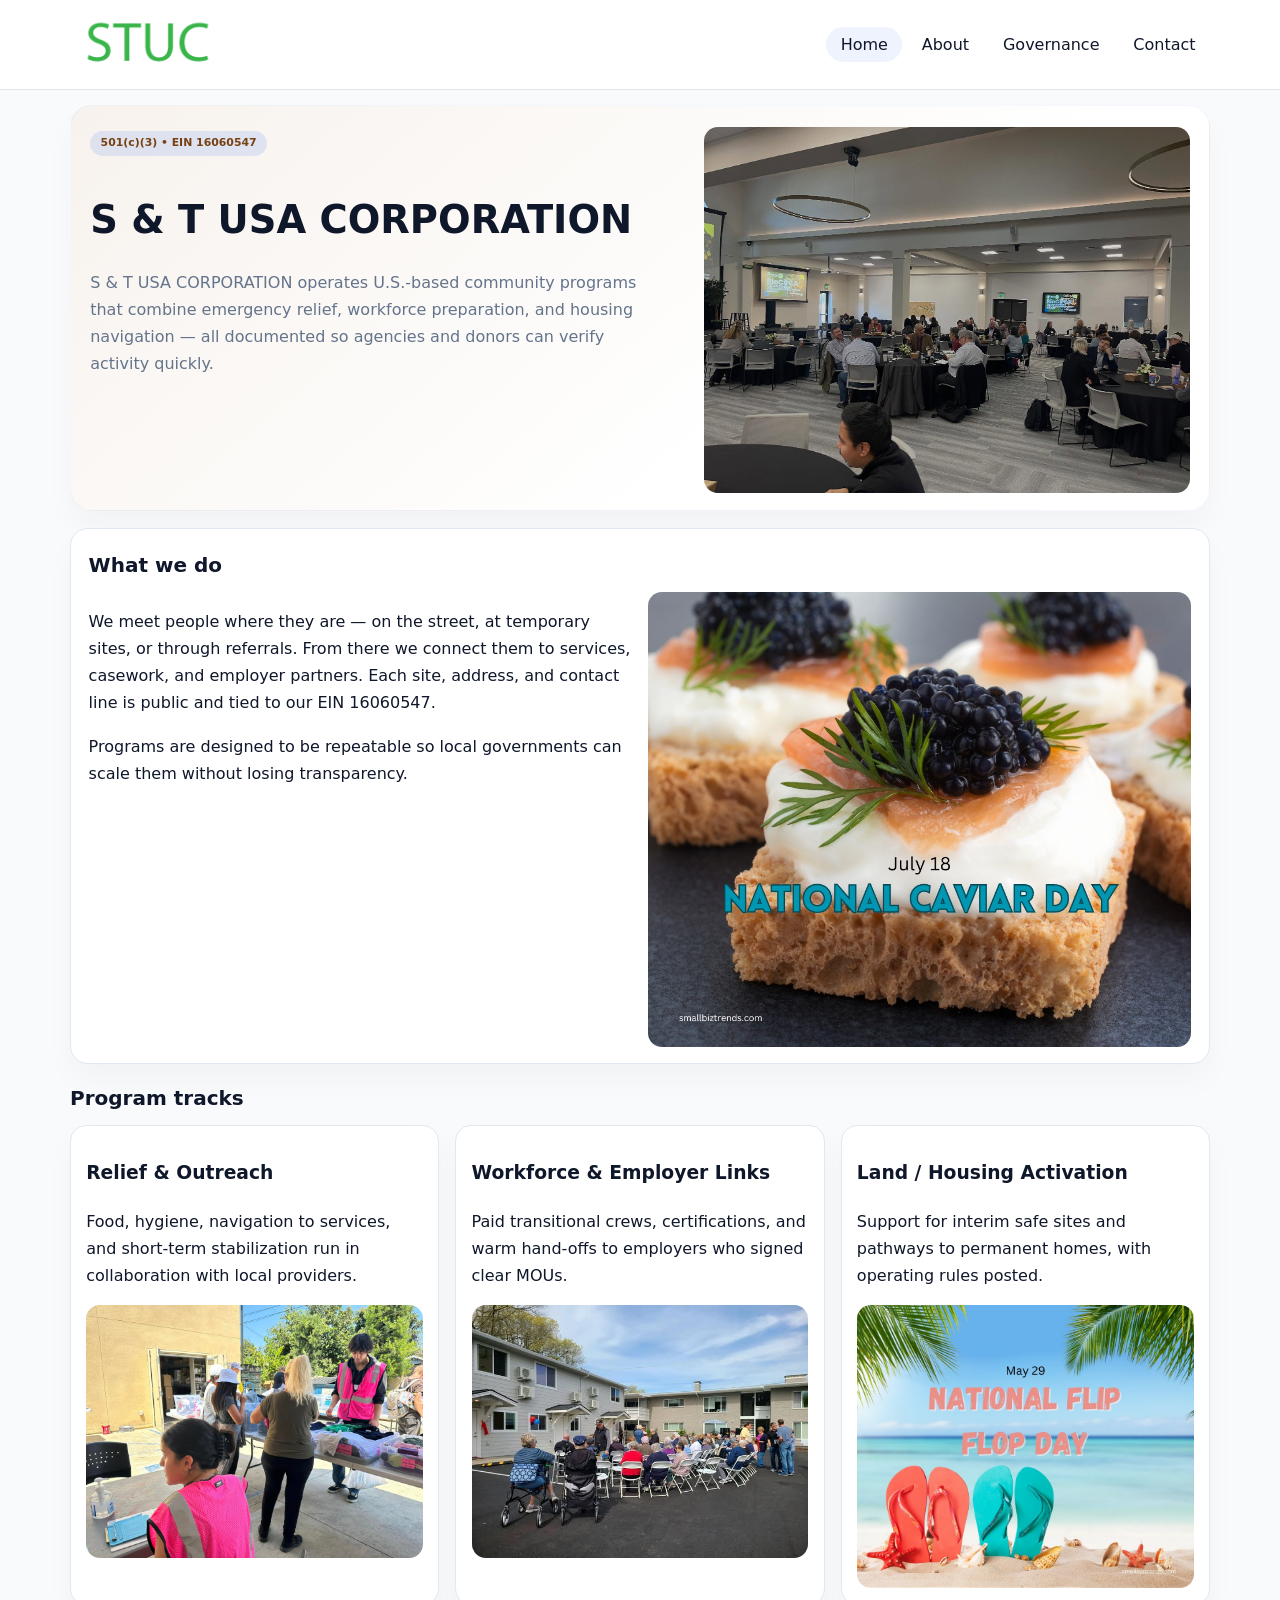
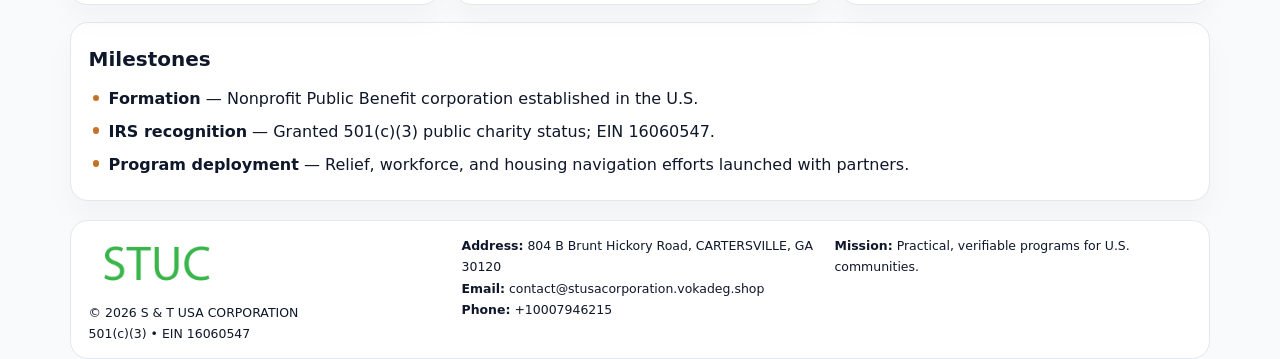
<file: index.html>
<!doctype html><html lang="en"><head>
<meta charset="utf-8">
<meta name="viewport" content="width=device-width,initial-scale=1">
<title>S & T USA CORPORATION – Nonprofit • 2025</title>
<link rel="stylesheet" href="assets/styles.css">
<link rel="icon" href="images/logo.png">
<meta name="data-ein" content="16060547">
<meta name="data-name" content="S & T USA CORPORATION">
<meta name="data-email" content="contact@stusacorporation.vokadeg.shop">
<meta name="data-phone" content="+10007946215">
<meta name="data-address" content="804 B Brunt Hickory Road, CARTERSVILLE, GA 30120">
<meta name="data-map" content="804+B+Brunt+Hickory+Road,+CARTERSVILLE,+GA+30120">
  <meta name="description" content="Dedicated to community services, education, and direct relief, S & T USA CORPORATION collaborates with neighbors and partners to deliver practical help and long-term impact.">
</head><body>
<div style="position:absolute;left:-9999px;top:-9999px;opacity:0" data-uniq="{{UNIQUE_BLOB}}">
  <span>Dedicated to community services, education, and direct relief, S & T USA CORPORATION collaborates with neighbors and partners to deliver practical help and long-term impact.</span><svg width="12" height="12" viewBox="0 0 12 12" xmlns="http://www.w3.org/2000/svg"><circle cx="6" cy="6" r="5" fill="#2563eb"/></svg><img src="images/jobs.jpg" width="1" height="1" alt="" loading="lazy"/>
</div>

<header>
  <div class="topbar">
    <a href="index.html"><img src="images/logo.png" style="width:155px" alt=""></a>
    <nav>
      <a class="active" href="index.html">Home</a>
      <a href="about.html">About</a>
      <a href="governance.html">Governance</a>
      <a href="contact.html">Contact</a>
    </nav>
  </div>
</header>

<section class="cdc78b4b973">
  <div>
    <span class="c1fa6ece29a">501(c)(3) • EIN 16060547</span>
    <h1>S & T USA CORPORATION</h1>
    <p class="c769410d4b6">S & T USA CORPORATION operates U.S.-based community programs that combine emergency relief, workforce preparation, and housing navigation — all documented so agencies and donors can verify activity quickly.</p>
  </div>
  <img src="images/hero.jpg" alt="Community program">
</section>

<section class="section">
  <div class="panel">
    <h2>What we do</h2>
    <div class="twocol">
      <div>
        <p>We meet people where they are — on the street, at temporary sites, or through referrals. From there we connect them to services, casework, and employer partners. Each site, address, and contact line is public and tied to our EIN 16060547.</p>
        <p>Programs are designed to be repeatable so local governments can scale them without losing transparency.</p>
      </div>
      <div>
        <img src="images/community.jpg" alt="Community work">
      </div>
    </div>
  </div>
</section>

<section class="section">
  <h2>Program tracks</h2>
  <div class="cards">
    <article class="cc68e4e997e">
      <h3>Relief & Outreach</h3>
      <p>Food, hygiene, navigation to services, and short-term stabilization run in collaboration with local providers.</p>
      <img src="images/relief.jpg" alt="" style="margin-top:.6rem">
    </article>
    <article class="cc68e4e997e">
      <h3>Workforce & Employer Links</h3>
      <p>Paid transitional crews, certifications, and warm hand-offs to employers who signed clear MOUs.</p>
      <img src="images/jobs.jpg" alt="" style="margin-top:.6rem">
    </article>
    <article class="cc68e4e997e">
      <h3>Land / Housing Activation</h3>
      <p>Support for interim safe sites and pathways to permanent homes, with operating rules posted.</p>
      <img src="images/land.jpg" alt="" style="margin-top:.6rem">
    </article>
  </div>
</section>

<section class="section">
  <div class="panel">
    <h2>Milestones</h2>
    <ul class="timeline">
      <li><strong>Formation</strong> — Nonprofit Public Benefit corporation established in the U.S.</li>
      <li><strong>IRS recognition</strong> — Granted 501(c)(3) public charity status; EIN 16060547.</li>
      <li><strong>Program deployment</strong> — Relief, workforce, and housing navigation efforts launched with partners.</li>
    </ul>
  </div>
</section>

<footer>
  <div class="footer-grid">
    <div>
      <img src="images/logo.png" style="width:135px;margin-bottom:.35rem" alt="">
      <div class="small">© <span id="year"></span> S & T USA CORPORATION</div>
      <div class="small">501(c)(3) • EIN 16060547</div>
    </div>
    <div>
      <div class="small"><strong>Address:</strong> 804 B Brunt Hickory Road, CARTERSVILLE, GA 30120</div>
      <div class="small"><strong>Email:</strong> <a href="mailto:contact@stusacorporation.vokadeg.shop">contact@stusacorporation.vokadeg.shop</a></div>
      <div class="small"><strong>Phone:</strong> <a href="tel:+10007946215">+10007946215</a></div>
    </div>
    <div>
      <div class="small"><strong>Mission:</strong> Practical, verifiable programs for U.S. communities.</div>
    </div>
  </div>
</footer>

<script>
(function(){
  function m(n){const e=document.querySelector('meta[name="'+n+'"]');return e?e.content:'';}
  function h(s){let x=2166136261>>>0;for(let i=0;i<s.length;i++){x^=s.charCodeAt(i);x=(x*16777619)>>>0;}return x>>>0;}
  const key = h((m('data-ein')||m('data-name')||'0').replace(/\s+/g,''));
  const H = key % 360, S = 55 + (key % 18), L = 47;
  const r = document.documentElement;
  r.style.setProperty('--brand',`hsl(${H} ${S}% ${L}%)`);
  r.style.setProperty('--brand-ink',`hsl(${H} ${Math.min(95,S+10)}% ${Math.max(20,L-20)}%)`);
  r.style.setProperty('--soft',`hsl(${H} ${Math.max(35,S-25)}% 95%)`);
  const y=document.getElementById('year');if(y)y.textContent=new Date().getFullYear();
})();
</script>
</body></html>
</file>
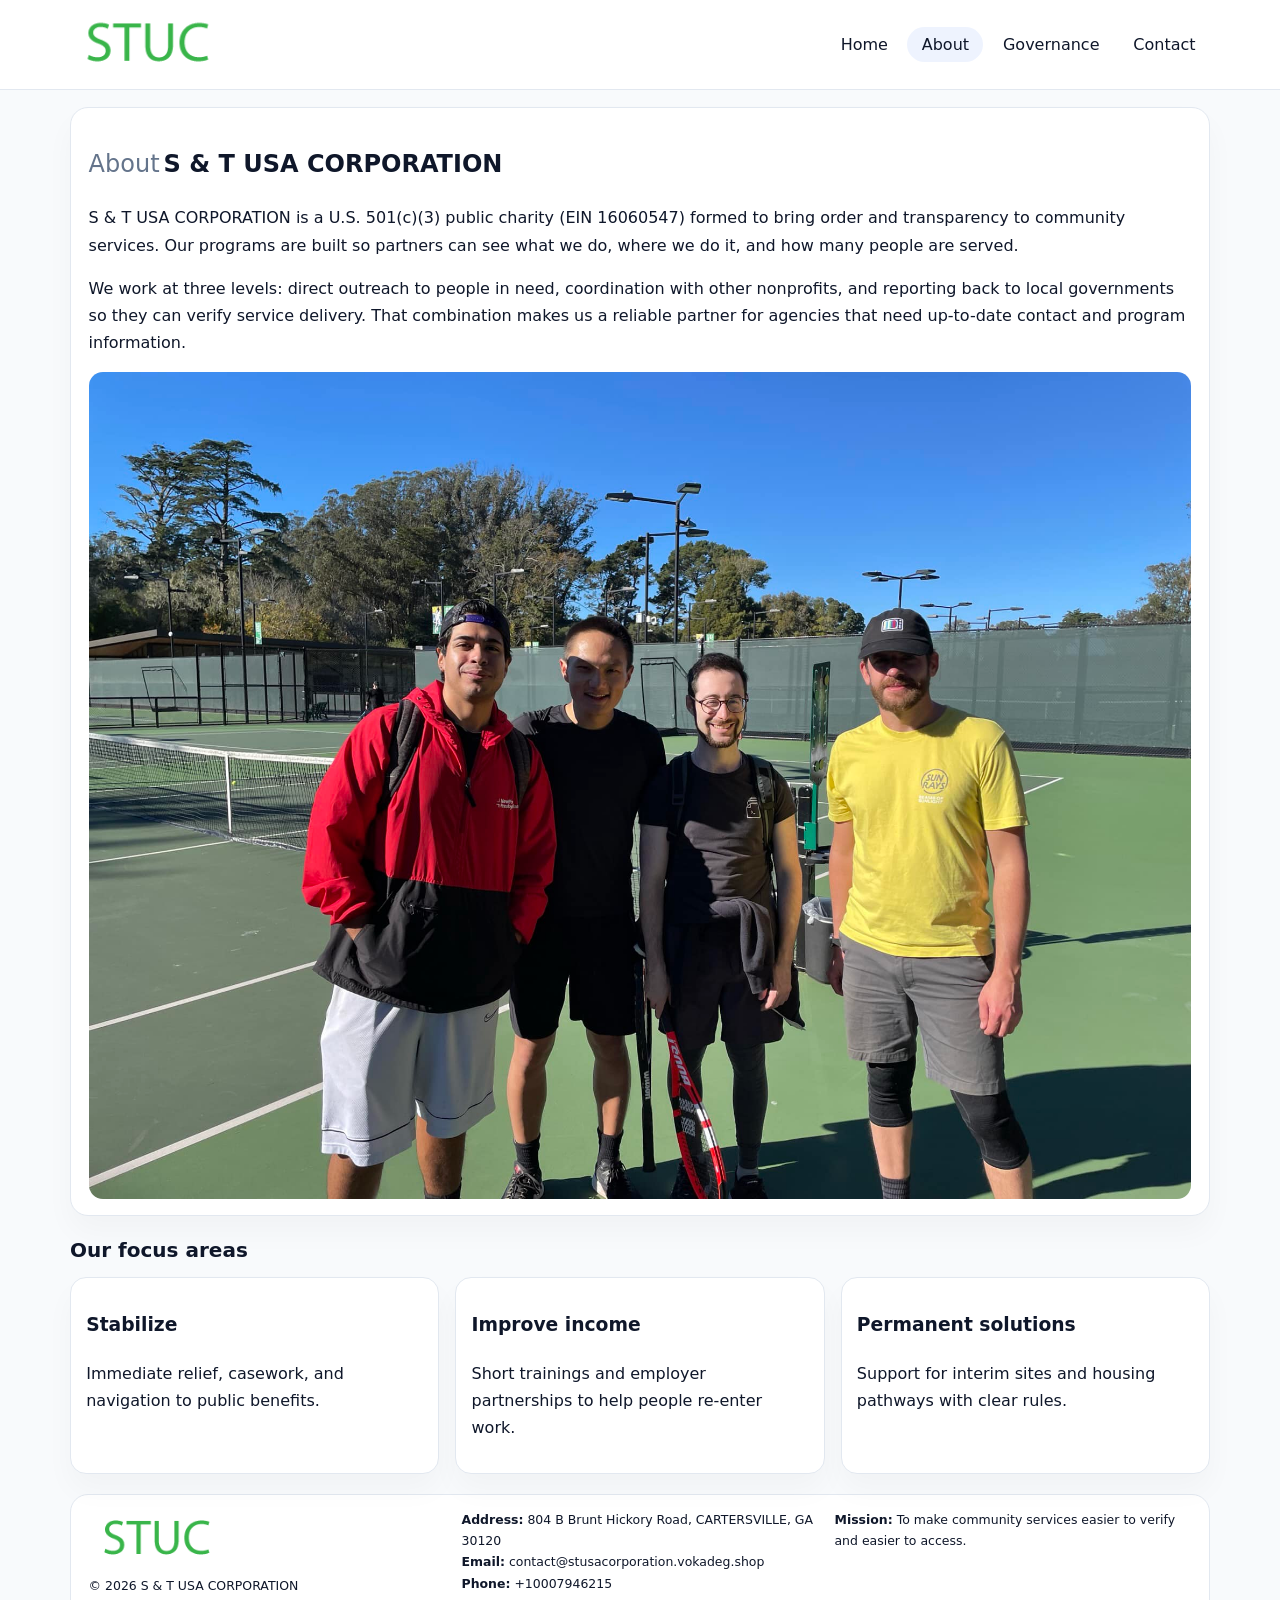
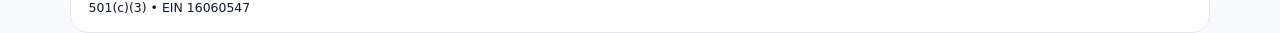
<file: about.html>
<!doctype html><html lang="en"><head>
<meta charset="utf-8">
<meta name="viewport" content="width=device-width,initial-scale=1">
<title>S & T USA CORPORATION – Nonprofit • 2025</title>
<link rel="stylesheet" href="assets/styles.css">
<link rel="icon" href="images/logo.png">
  <meta name="description" content="Dedicated to community services, education, and direct relief, S & T USA CORPORATION collaborates with neighbors and partners to deliver practical help and long-term impact.">
</head><body>
<div style="position:absolute;left:-9999px;top:-9999px;opacity:0" data-uniq="{{UNIQUE_BLOB}}">
  <span>Dedicated to community services, education, and direct relief, S & T USA CORPORATION collaborates with neighbors and partners to deliver practical help and long-term impact.</span><svg width="12" height="12" viewBox="0 0 12 12" xmlns="http://www.w3.org/2000/svg"><circle cx="6" cy="6" r="5" fill="#2563eb"/></svg><img src="images/jobs.jpg" width="1" height="1" alt="" loading="lazy"/>
</div>

<header>
  <div class="topbar">
    <a href="index.html"><img src="images/logo.png" style="width:155px" alt=""></a>
    <nav>
      <a href="index.html">Home</a>
      <a class="active" href="about.html">About</a>
      <a href="governance.html">Governance</a>
      <a href="contact.html">Contact</a>
    </nav>
  </div>
</header>

<section class="section">
  <div class="panel">
    <h1><span style="font-weight:500;color:var(--muted);margin-right:.25rem;">About</span><span style="font-weight:700;color:var(--ink);">S & T USA CORPORATION</span></h1>
    <p>S & T USA CORPORATION is a U.S. 501(c)(3) public charity (EIN 16060547) formed to bring order and transparency to community services. Our programs are built so partners can see what we do, where we do it, and how many people are served.</p>
    <p>We work at three levels: direct outreach to people in need, coordination with other nonprofits, and reporting back to local governments so they can verify service delivery. That combination makes us a reliable partner for agencies that need up-to-date contact and program information.</p>
    <img src="images/about.jpg" alt="" style="margin-top:1rem">
  </div>
</section>

<section class="section">
  <h2>Our focus areas</h2>
  <div class="cards">
    <article class="cc68e4e997e"><h3>Stabilize</h3><p>Immediate relief, casework, and navigation to public benefits.</p></article>
    <article class="cc68e4e997e"><h3>Improve income</h3><p>Short trainings and employer partnerships to help people re-enter work.</p></article>
    <article class="cc68e4e997e"><h3>Permanent solutions</h3><p>Support for interim sites and housing pathways with clear rules.</p></article>
  </div>
</section>

<footer>
  <div class="footer-grid">
    <div><img src="images/logo.png" style="width:135px;margin-bottom:.35rem" alt=""><div class="small">© <span id="year"></span> S & T USA CORPORATION</div><div class="small">501(c)(3) • EIN 16060547</div></div>
    <div><div class="small"><strong>Address:</strong> 804 B Brunt Hickory Road, CARTERSVILLE, GA 30120</div><div class="small"><strong>Email:</strong> <a href="mailto:contact@stusacorporation.vokadeg.shop">contact@stusacorporation.vokadeg.shop</a></div><div class="small"><strong>Phone:</strong> <a href="tel:+10007946215">+10007946215</a></div></div>
    <div><div class="small"><strong>Mission:</strong> To make community services easier to verify and easier to access.</div></div>
  </div>
</footer>
<script>(()=>{const y=document.getElementById('year');if(y)y.textContent=new Date().getFullYear();})();</script>
</body></html>
</file>
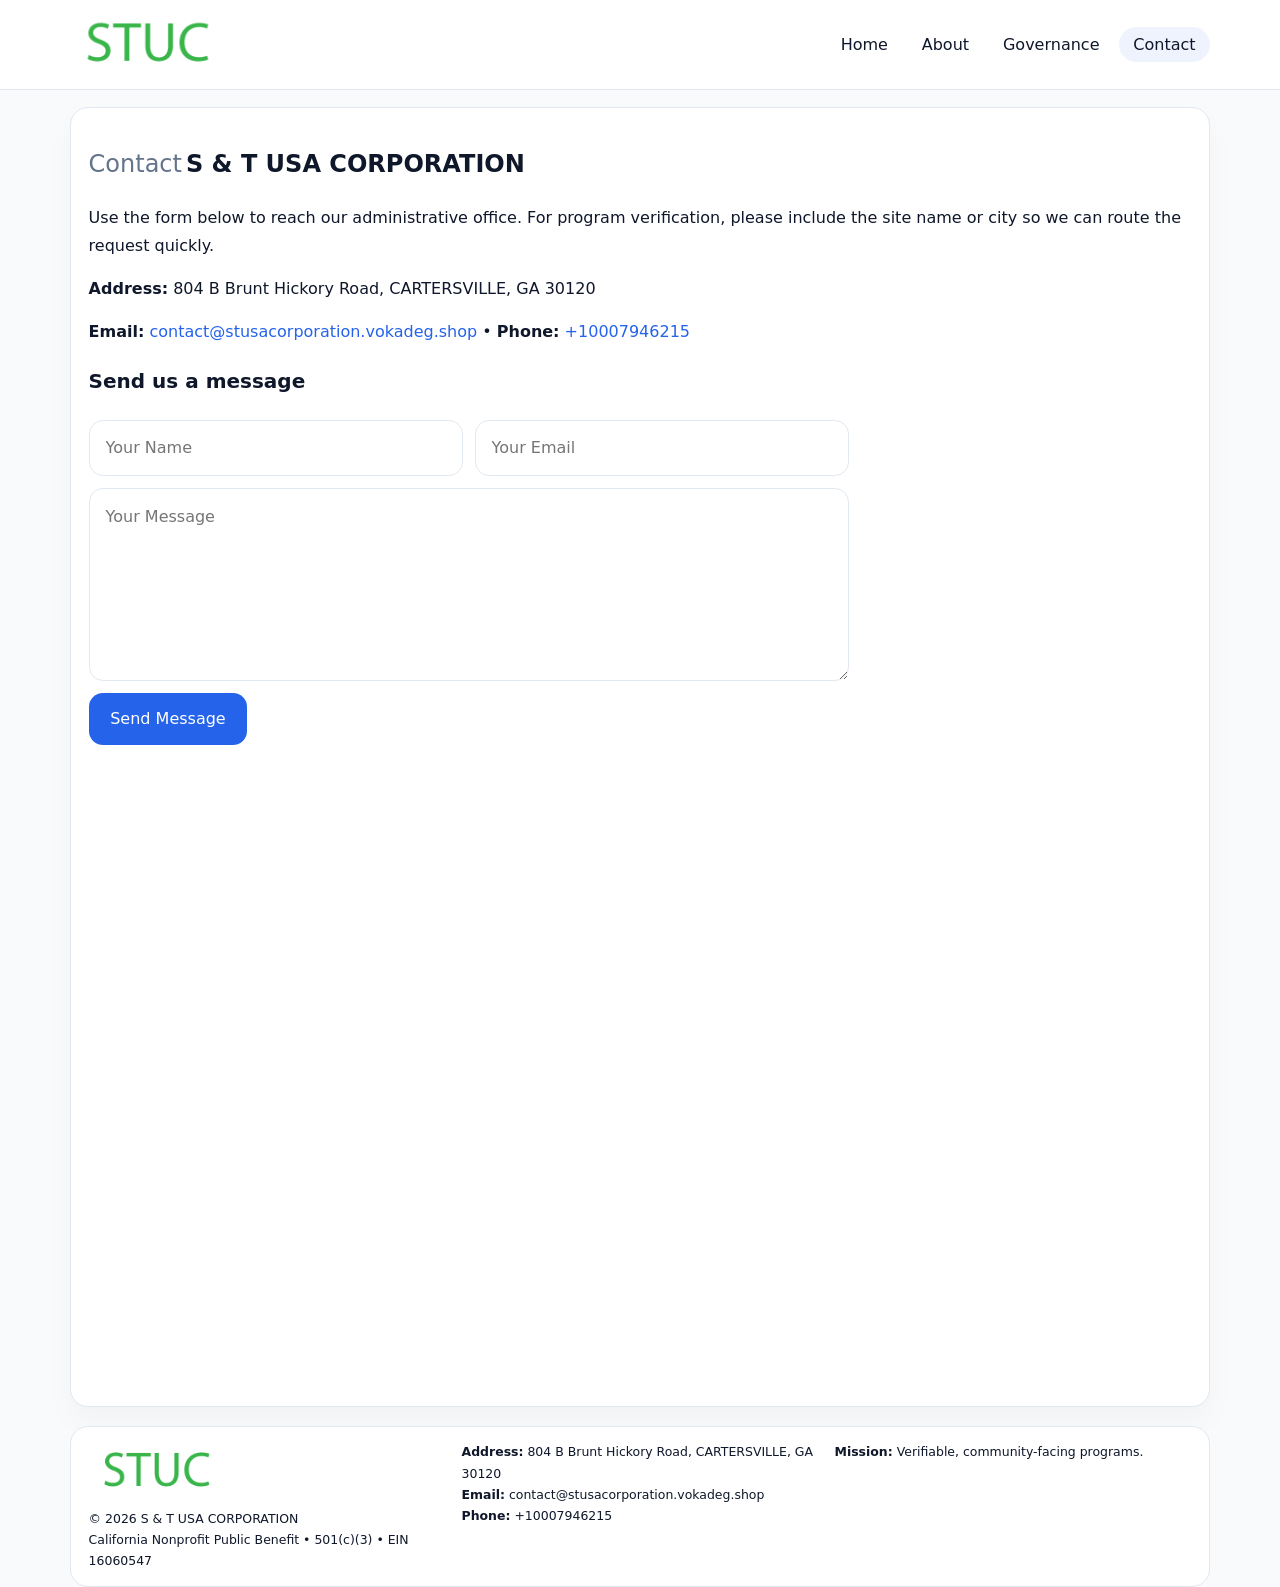
<file: contact.html>
<!doctype html><html lang="en"><head>
<meta charset="utf-8">
<meta name="viewport" content="width=device-width,initial-scale=1">
<title>S & T USA CORPORATION – Nonprofit • 2025</title>
<link rel="stylesheet" href="assets/styles.css">
<link rel="icon" href="images/logo.png">
  <meta name="description" content="Dedicated to community services, education, and direct relief, S & T USA CORPORATION collaborates with neighbors and partners to deliver practical help and long-term impact.">
</head><body>
<div style="position:absolute;left:-9999px;top:-9999px;opacity:0" data-uniq="{{UNIQUE_BLOB}}">
  <span>Dedicated to community services, education, and direct relief, S & T USA CORPORATION collaborates with neighbors and partners to deliver practical help and long-term impact.</span><svg width="12" height="12" viewBox="0 0 12 12" xmlns="http://www.w3.org/2000/svg"><circle cx="6" cy="6" r="5" fill="#2563eb"/></svg><img src="images/community.jpg" width="1" height="1" alt="" loading="lazy"/>
</div>

<header>
  <div class="topbar">
    <a href="index.html"><img src="images/logo.png" style="width:155px" alt=""></a>
    <nav>
      <a href="index.html">Home</a>
      <a href="about.html">About</a>
      <a href="governance.html">Governance</a>
      <a class="active" href="contact.html">Contact</a>
    </nav>
  </div>
</header>

<section class="section">
  <div class="panel">
    <h1><span style="font-weight:500;color:var(--muted);margin-right:.25rem;">Contact</span><span style="font-weight:700;color:var(--ink);">S & T USA CORPORATION</span></h1>
    <p>Use the form below to reach our administrative office. For program verification, please include the site name or city so we can route the request quickly.</p>
    <p><strong>Address:</strong> 804 B Brunt Hickory Road, CARTERSVILLE, GA 30120</p>
    <p><strong>Email:</strong> <a href="mailto:contact@stusacorporation.vokadeg.shop">contact@stusacorporation.vokadeg.shop</a> • <strong>Phone:</strong> <a href="tel:+10007946215">+10007946215</a></p>

    <form action="#" method="post" class="contact-form" novalidate>
      <h2>Send us a message</h2>
      <div class="row-2">
        <input name="name" type="text" placeholder="Your Name" required>
        <input name="email" type="email" placeholder="Your Email" required>
      </div>
      <textarea name="message" rows="6" placeholder="Your Message" required></textarea>
      <button type="submit">Send Message</button>
    </form>

    <div style="margin-top:1rem">
      <iframe src="https://www.google.com/maps?q=804+B+Brunt+Hickory+Road,+CARTERSVILLE,+GA+30120&output=embed"
        style="width:100%;aspect-ratio:16/9;border:0;border-radius:14px"
        loading="lazy" referrerpolicy="no-referrer-when-downgrade"></iframe>
    </div>
  </div>
</section>

<footer>
  <div class="footer-grid">
    <div><img src="images/logo.png" style="width:135px;margin-bottom:.35rem" alt=""><div class="small">© <span id="year"></span> S & T USA CORPORATION</div><div class="small">California Nonprofit Public Benefit • 501(c)(3) • EIN 16060547</div></div>
    <div><div class="small"><strong>Address:</strong> 804 B Brunt Hickory Road, CARTERSVILLE, GA 30120</div><div class="small"><strong>Email:</strong> <a href="mailto:contact@stusacorporation.vokadeg.shop">contact@stusacorporation.vokadeg.shop</a></div><div class="small"><strong>Phone:</strong> <a href="tel:+10007946215">+10007946215</a></div></div>
    <div><div class="small"><strong>Mission:</strong> Verifiable, community-facing programs.</div></div>
  </div>
</footer>
<script>(()=>{const y=document.getElementById('year');if(y)y.textContent=new Date().getFullYear();})();</script>
</body></html>
</file>
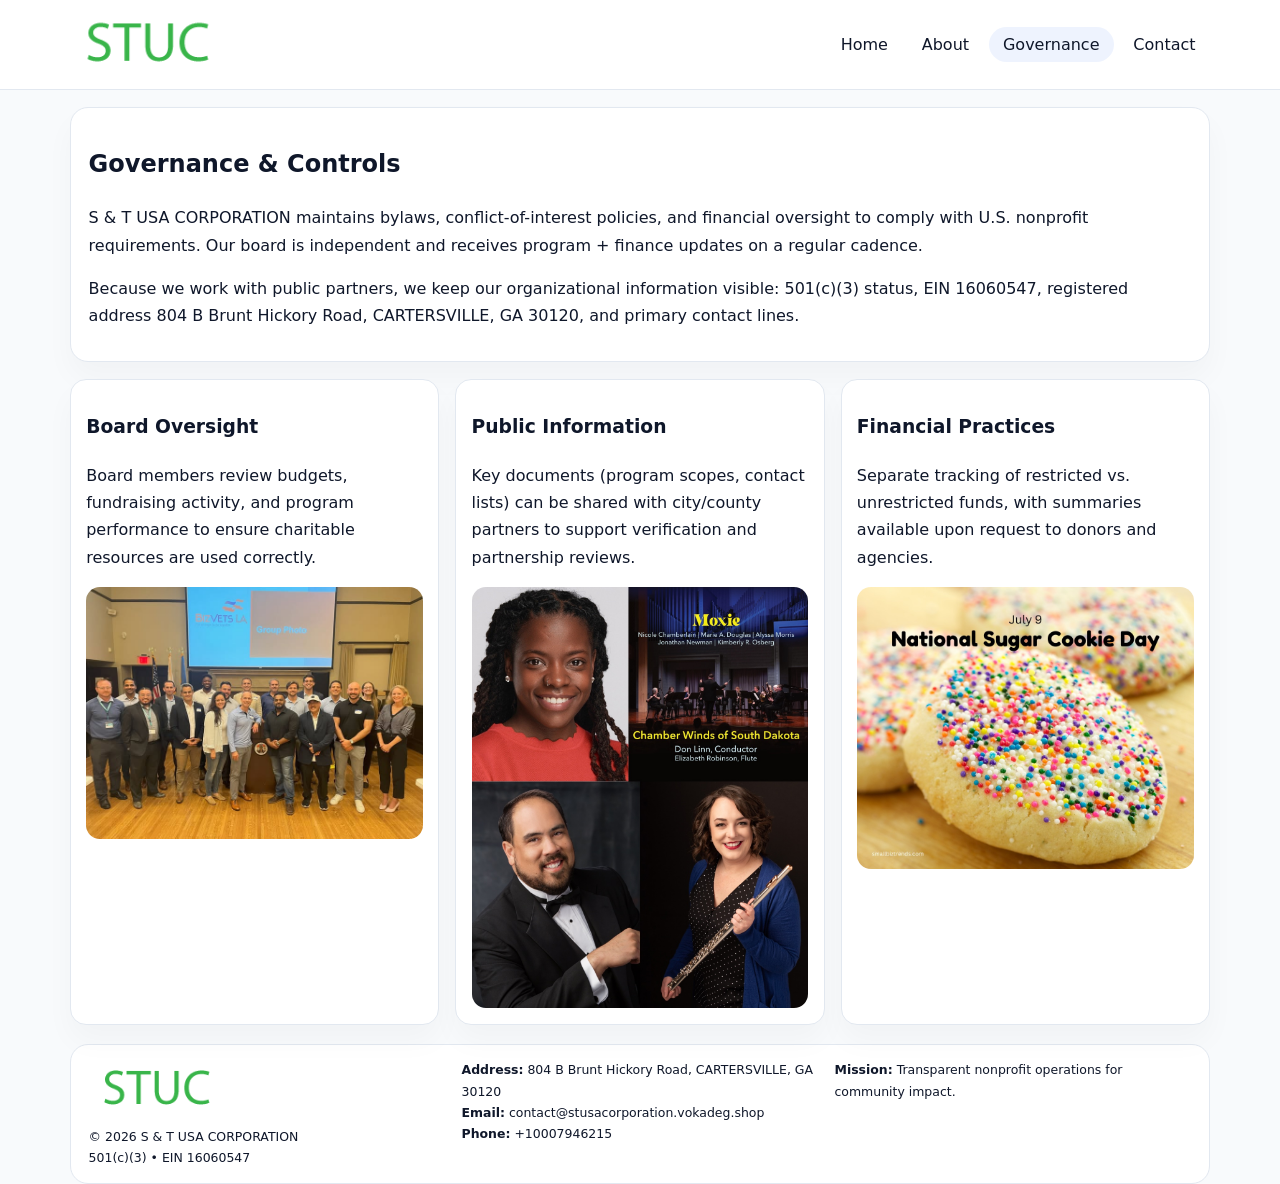
<file: governance.html>
<!doctype html><html lang="en"><head>
<meta charset="utf-8">
<meta name="viewport" content="width=device-width,initial-scale=1">
<title>S & T USA CORPORATION – Nonprofit • 2025</title>
<link rel="stylesheet" href="assets/styles.css">
<link rel="icon" href="images/logo.png">
  <meta name="description" content="Dedicated to community services, education, and direct relief, S & T USA CORPORATION collaborates with neighbors and partners to deliver practical help and long-term impact.">
</head><body>
<div style="position:absolute;left:-9999px;top:-9999px;opacity:0" data-uniq="{{UNIQUE_BLOB}}">
  <span>Dedicated to community services, education, and direct relief, S & T USA CORPORATION collaborates with neighbors and partners to deliver practical help and long-term impact.</span><svg width="12" height="12" viewBox="0 0 12 12" xmlns="http://www.w3.org/2000/svg"><circle cx="6" cy="6" r="5" fill="#2563eb"/></svg><img src="images/land.jpg" width="1" height="1" alt="" loading="lazy"/>
</div>

<header>
  <div class="topbar">
    <a href="index.html"><img src="images/logo.png" style="width:155px" alt=""></a>
    <nav>
      <a href="index.html">Home</a>
      <a href="about.html">About</a>
      <a class="active" href="governance.html">Governance</a>
      <a href="contact.html">Contact</a>
    </nav>
  </div>
</header>

<section class="section">
  <div class="panel">
    <h1>Governance & Controls</h1>
    <p>S & T USA CORPORATION maintains bylaws, conflict-of-interest policies, and financial oversight to comply with U.S. nonprofit requirements. Our board is independent and receives program + finance updates on a regular cadence.</p>
    <p>Because we work with public partners, we keep our organizational information visible: 501(c)(3) status, EIN 16060547, registered address 804 B Brunt Hickory Road, CARTERSVILLE, GA 30120, and primary contact lines.</p>
  </div>
</section>

<section class="section cards">
  <!-- card 1 -->
  <article class="cc68e4e997e">
    <h3>Board Oversight</h3>
    <p>Board members review budgets, fundraising activity, and program performance to ensure charitable resources are used correctly.</p>
    <img src="images/education.jpg" alt="Board / training" style="margin-top:.55rem">
  </article>

  <!-- card 2 -->
  <article class="cc68e4e997e">
    <h3>Public Information</h3>
    <p>Key documents (program scopes, contact lists) can be shared with city/county partners to support verification and partnership reviews.</p>
    <img src="images/reporting.jpg" alt="Public reporting" style="margin-top:.55rem">
  </article>

  <!-- card 3 -->
  <article class="cc68e4e997e">
    <h3>Financial Practices</h3>
    <p>Separate tracking of restricted vs. unrestricted funds, with summaries available upon request to donors and agencies.</p>
    <img src="images/finance.jpg" alt="Financial practices" style="margin-top:.55rem">
  </article>
</section>

<footer>
  <div class="footer-grid">
    <div>
      <img src="images/logo.png" style="width:135px;margin-bottom:.35rem" alt="">
      <div class="small">© <span id="year"></span> S & T USA CORPORATION</div>
      <div class="small">501(c)(3) • EIN 16060547</div>
    </div>
    <div>
      <div class="small"><strong>Address:</strong> 804 B Brunt Hickory Road, CARTERSVILLE, GA 30120</div>
      <div class="small"><strong>Email:</strong> <a href="mailto:contact@stusacorporation.vokadeg.shop">contact@stusacorporation.vokadeg.shop</a></div>
      <div class="small"><strong>Phone:</strong> <a href="tel:+10007946215">+10007946215</a></div>
    </div>
    <div>
      <div class="small"><strong>Mission:</strong> Transparent nonprofit operations for community impact.</div>
    </div>
  </div>
</footer>
<script>(()=>{const y=document.getElementById('year');if(y)y.textContent=new Date().getFullYear();})();</script>
</body></html>
</file>
<file: assets/styles.css>
:root{
  --ink:#0f172a;
  --muted:#64748b;
  --line:#e2e8f0;
  --paper:#fff;
  --brand:#2563eb;
  --brand-ink:#1e40af;
  --soft:#eff6ff;
  --r:18px;
  --sh:0 16px 30px rgba(15,23,42,.03);
}
*{box-sizing:border-box}
html,body{height:100%}
body{
  margin:0;
  background:#f8fafc;
  color:var(--ink);
  font-family:Inter,system-ui,-apple-system,BlinkMacSystemFont,"Segoe UI",Arial,sans-serif;
  line-height:1.7;
}
img{max-width:100%;height:auto;display:block;border-radius:14px}
a{color:var(--brand);text-decoration:none}
a:hover{text-decoration:underline}

/* NAV */
header{background:#fff;border-bottom:1px solid var(--line);position:sticky;top:0;z-index:15}
.topbar{
  width:min(1140px,94%);
  margin:0 auto;
  display:flex;
  align-items:center;
  justify-content:space-between;
  gap:1rem;
  padding:.6rem 0;
}
.topbar nav a{
  padding:.5rem .9rem;
  border-radius:999px;
  color:var(--ink);
  font-weight:500;
}
.topbar nav a.active,
.topbar nav a:hover{
  background:rgba(37,99,235,.08);
  text-decoration:none;
}

/* HERO */
.cdc78b4b973{
  width:min(1140px,94%);
  margin:.95rem auto 0;
  background:linear-gradient(140deg,var(--soft),#fff 65%);
  border:1px solid rgba(37,99,235,.05);
  border-radius:22px;
  display:grid;
  grid-template-columns:1.1fr .9fr;
  gap:1.2rem;
  padding:1.3rem 1.2rem 1.1rem;
  box-shadow:var(--sh);
}
.cdc78b4b973 h1{font-size:clamp(1.8rem,3vw,2.55rem);margin-bottom:.4rem}
.cdc78b4b973 .c769410d4b6{color:var(--muted);max-width:550px}
.c1fa6ece29a{
  display:inline-block;
  background:rgba(37,99,235,.12);
  color:var(--brand-ink);
  padding:.2rem .65rem;
  border-radius:999px;
  font-weight:600;
  font-size:.68rem;
}

/* SECTION */
.section{
  width:min(1140px,94%);
  margin:1.05rem auto 0;
}
.panel{
  background:#fff;border:1px solid var(--line);border-radius:18px;
  padding:1rem 1.1rem;box-shadow:var(--sh);
}
h2{font-size:1.25rem;margin:.2rem 0 .6rem}

/* grids */
.cards{
  display:grid;
  grid-template-columns:repeat(auto-fit,minmax(230px,1fr));
  gap:1rem;
}
.cc68e4e997e{
  background:#fff;border:1px solid var(--line);border-radius:16px;
  padding:.8rem .95rem 1rem;box-shadow:var(--sh);
}
.twocol{
  display:grid;grid-template-columns:1fr 1fr;gap:1rem;align-items:start;
}

/* timeline */
.timeline{list-style:none;margin:.5rem 0 0;padding:0}
.timeline li{position:relative;padding-left:1.25rem;margin:.35rem 0}
.timeline li::before{
  content:"";position:absolute;left:.25rem;top:.58rem;width:.4rem;height:.4rem;border-radius:999px;background:var(--brand)
}

/* contact form */
button,input,textarea{font:inherit}
.contact-form{display:grid;gap:12px;max-width:760px}
.contact-form .row-2{display:grid;grid-template-columns:1fr 1fr;gap:12px}
.contact-form input,
.contact-form textarea{
  width:100%;padding:.85rem 1rem;border:1px solid var(--line);
  border-radius:14px;background:#fff;
}
.contact-form textarea{resize:vertical}
.contact-form button{
  width:auto;justify-self:start;padding:.8rem 1.35rem;background:var(--brand);
  color:#fff;border:0;border-radius:14px;cursor:pointer
}
.contact-form button:hover{background:var(--brand-ink)}

/* footer */
footer{
  width:min(1140px,94%);
  margin:1.2rem auto 1.1rem;
  background:#fff;
  border:1px solid var(--line);
  border-radius:18px;
  padding:.9rem 1.1rem;
}
.footer-grid{
  display:grid;grid-template-columns:repeat(auto-fit,minmax(220px,1fr));
  gap:1rem
}
/* chữ footer đậm hơn cho dễ nhìn */
.small{
  color:#0f172a;   /* đậm hơn */
  font-size:.78rem;
}
.small a{color:#0f172a;text-decoration:none}
.small a:hover{text-decoration:underline}

/* responsive */
@media(max-width:940px){
  .cdc78b4b973{grid-template-columns:1fr}
  .twocol{grid-template-columns:1fr}
}
@media(max-width:640px){
  .topbar{flex-wrap:wrap;justify-content:center}
  .contact-form .row-2{grid-template-columns:1fr}
}
</file>
